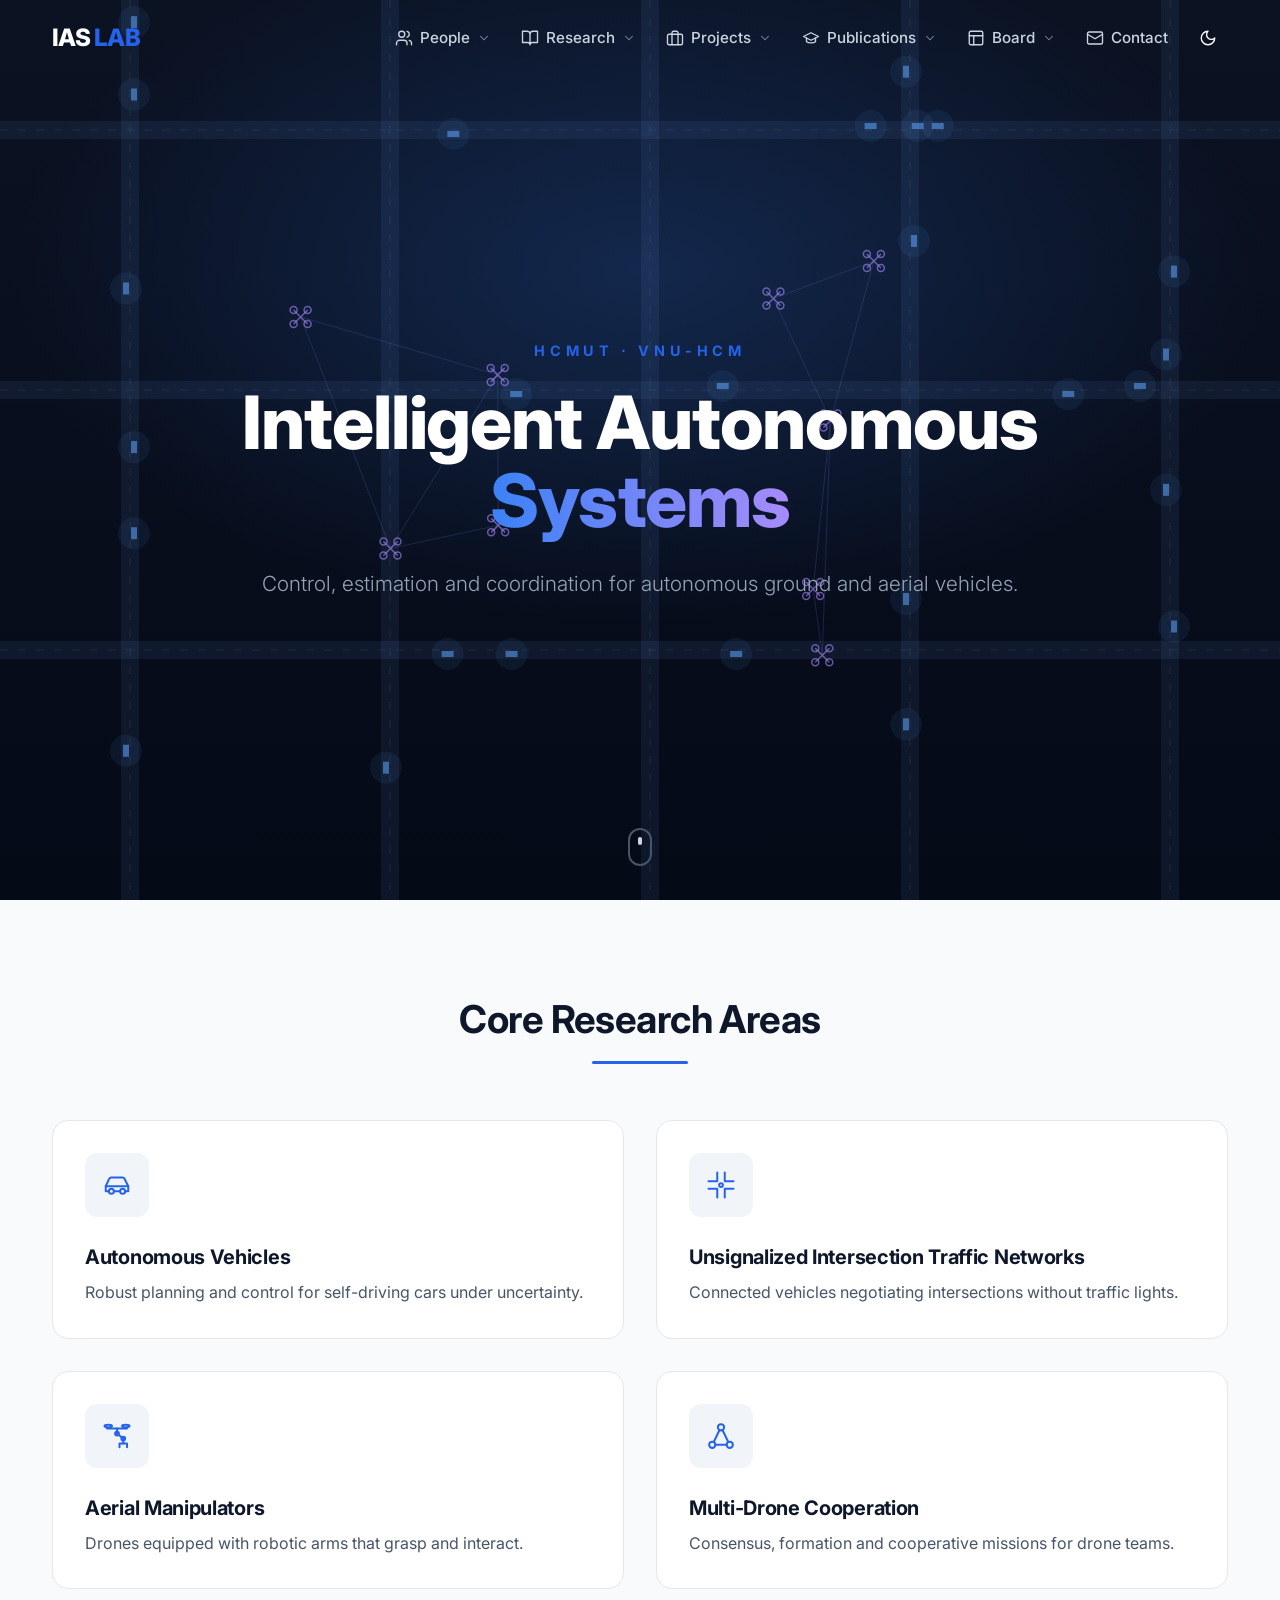
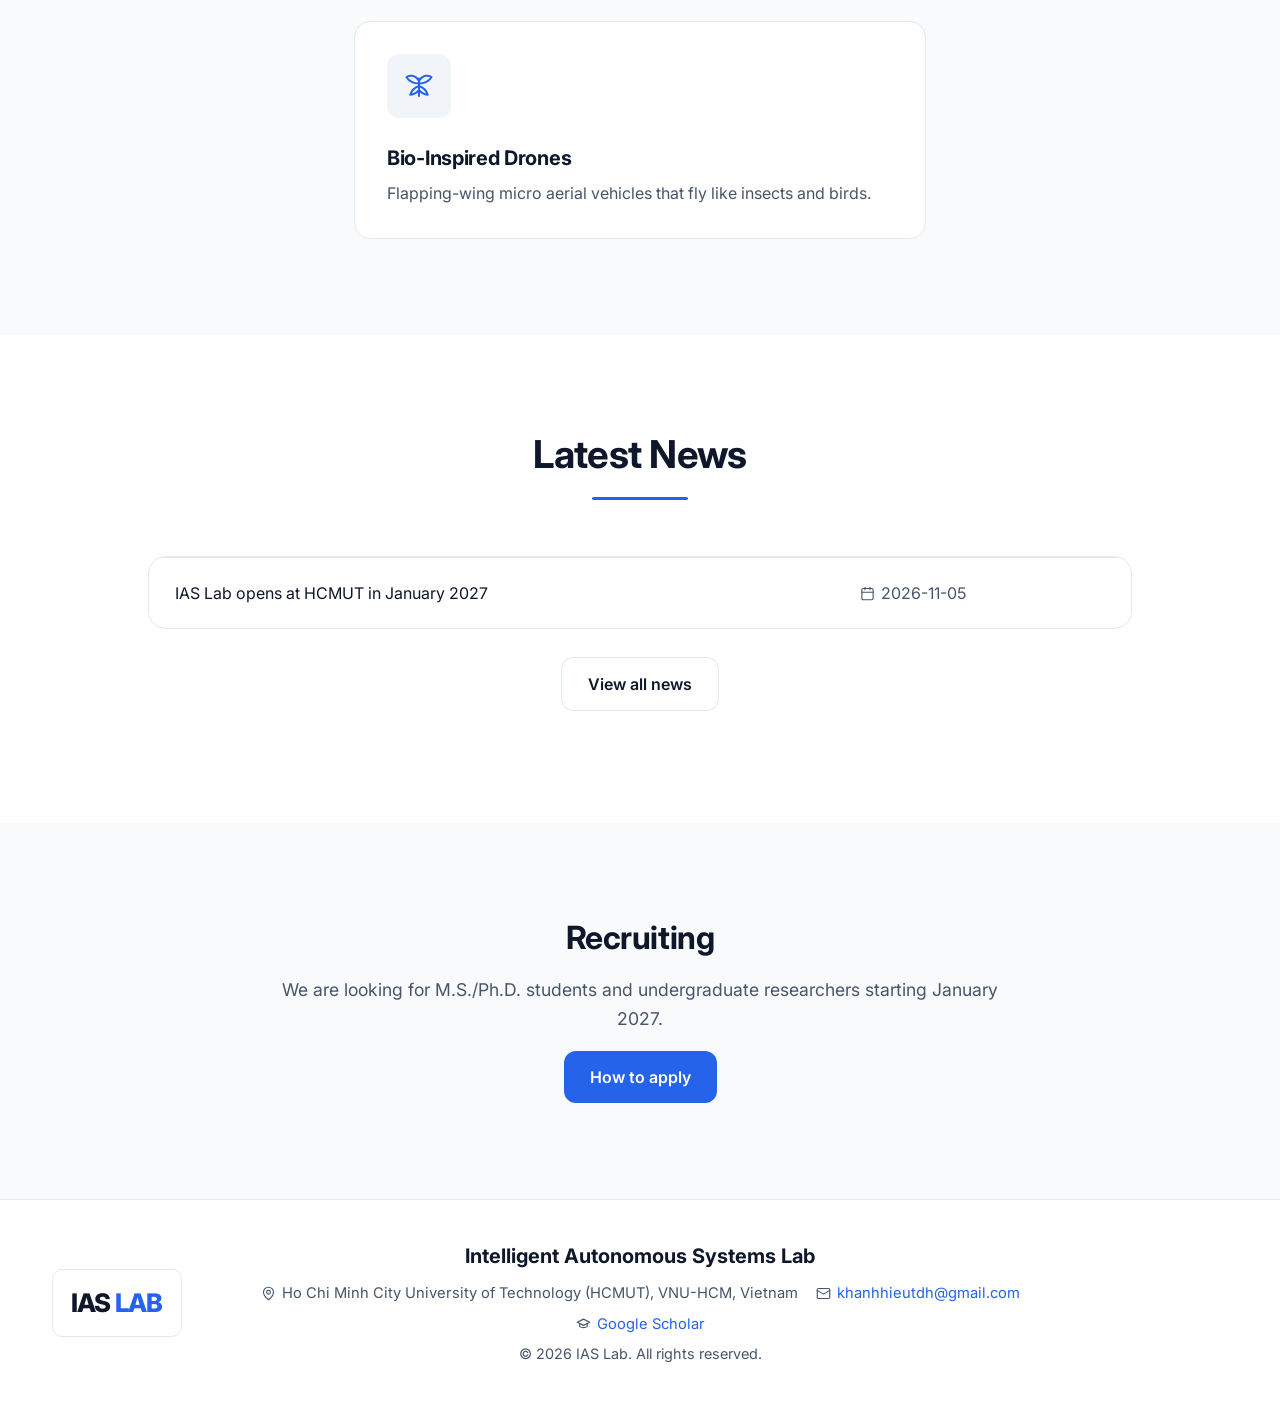
<file: index.html>
<!doctype html><html lang="en"><head><meta charset="utf-8"><meta name="viewport" content="width=device-width,initial-scale=1">
<title>IAS Lab</title><meta name="description" content="Intelligent Autonomous Systems Lab — autonomous vehicles, unsignalized intersections, aerial manipulators, multi-drone cooperation and bio-inspired drones.">
<link rel="preconnect" href="https://fonts.googleapis.com"><link href="https://fonts.googleapis.com/css2?family=Inter:wght@300;400;500;600;700;800&display=swap" rel="stylesheet">
<link rel="icon" href="assets/favicon.svg"><link rel="stylesheet" href="assets/style.css">
<script>try{var t=localStorage.getItem('theme');if(t)document.documentElement.dataset.theme=t}catch(e){}</script>
</head><body data-page="home"><header id="hdr"></header>
<main>
<section class="hero"><canvas id="hero-canvas"></canvas><div class="in">
  <div class="kicker">HCMUT · VNU-HCM</div>
  <h1>Intelligent Autonomous<br><span class="grad">Systems</span></h1>
  <p id="hero-p"></p></div><a class="mouse" href="#research" aria-label="Scroll down"></a></section>

<section class="sec" id="research"><div class="wrap">
  <div class="title fade"><h2>Core Research Areas</h2><div class="bar"></div></div>
  <div class="areas" id="areas"></div></div></section>

<section class="sec tint"><div class="wrap narrow">
  <div class="title fade"><h2>Latest News</h2><div class="bar"></div></div>
  <table class="tbl fade"><tbody id="latest"></tbody></table>
  <p style="text-align:center;margin-top:28px"><a class="btn ghost" href="board.html#news">View all news</a></p></div></section>

<section class="sec"><div class="wrap"><div class="cta fade">
  <h2 style="font-size:2rem">Recruiting</h2>
  <p>We are looking for M.S./Ph.D. students and undergraduate researchers starting January 2027.</p>
  <a class="btn" href="contact.html">How to apply</a></div></div></section>
</main>
<footer id="ftr"></footer><script src="assets/data.js"></script><script src="assets/main.js"></script></body></html>
</file>
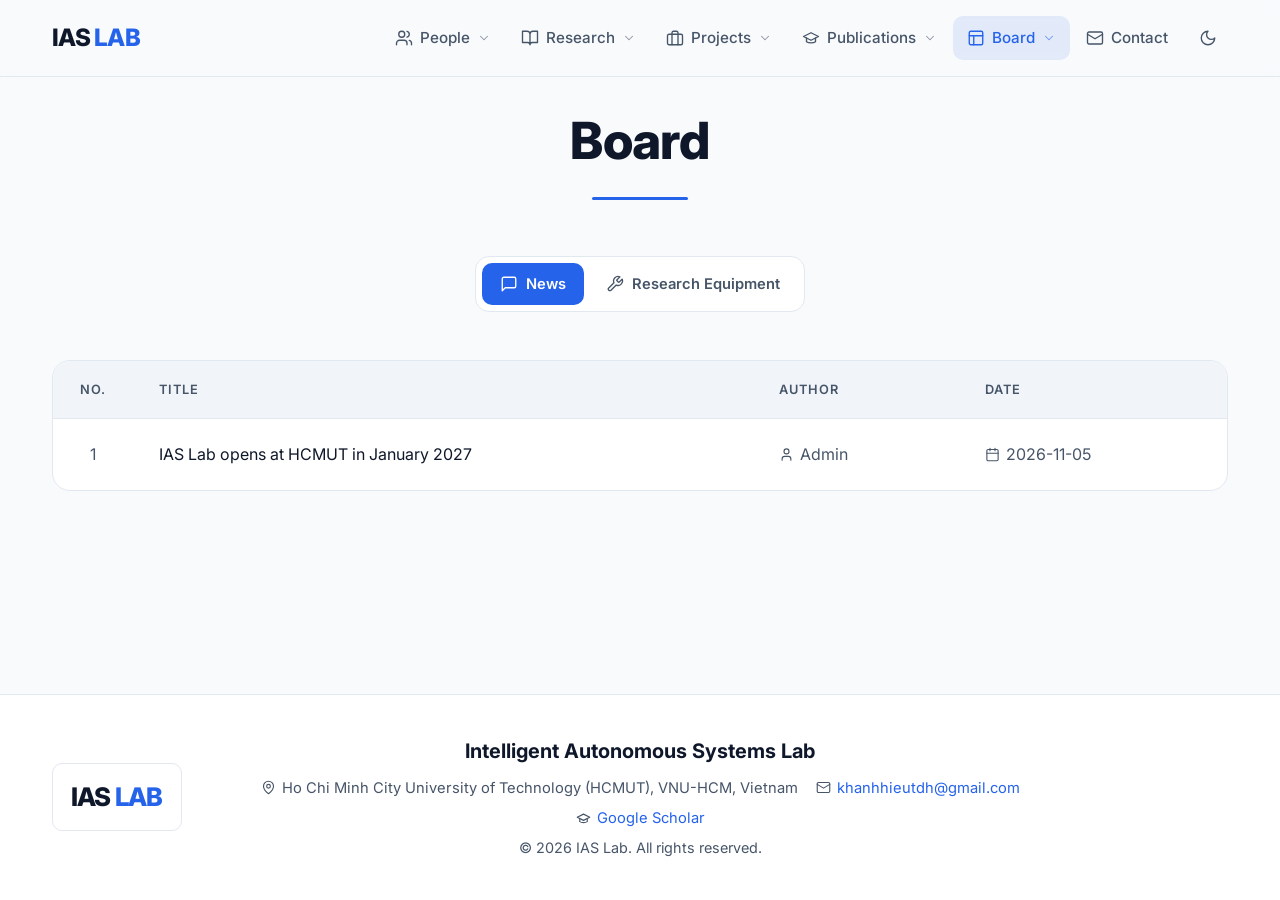
<file: board.html>
<!doctype html><html lang="en"><head><meta charset="utf-8"><meta name="viewport" content="width=device-width,initial-scale=1">
<title>Board · IAS Lab</title><meta name="description" content="News and announcements of the IAS Lab.">
<link rel="preconnect" href="https://fonts.googleapis.com"><link href="https://fonts.googleapis.com/css2?family=Inter:wght@300;400;500;600;700;800&display=swap" rel="stylesheet">
<link rel="icon" href="assets/favicon.svg"><link rel="stylesheet" href="assets/style.css">
<script>try{var t=localStorage.getItem('theme');if(t)document.documentElement.dataset.theme=t}catch(e){}</script>
</head><body data-page="board"><header id="hdr"></header>
<main class="page"><div class="wrap"><div class="title"><h1>Board</h1><div class="bar"></div></div><div class="tabs" id="tabs"></div><div id="content"></div></div></main>
<footer id="ftr"></footer><script src="assets/data.js"></script><script src="assets/main.js"></script></body></html>
</file>
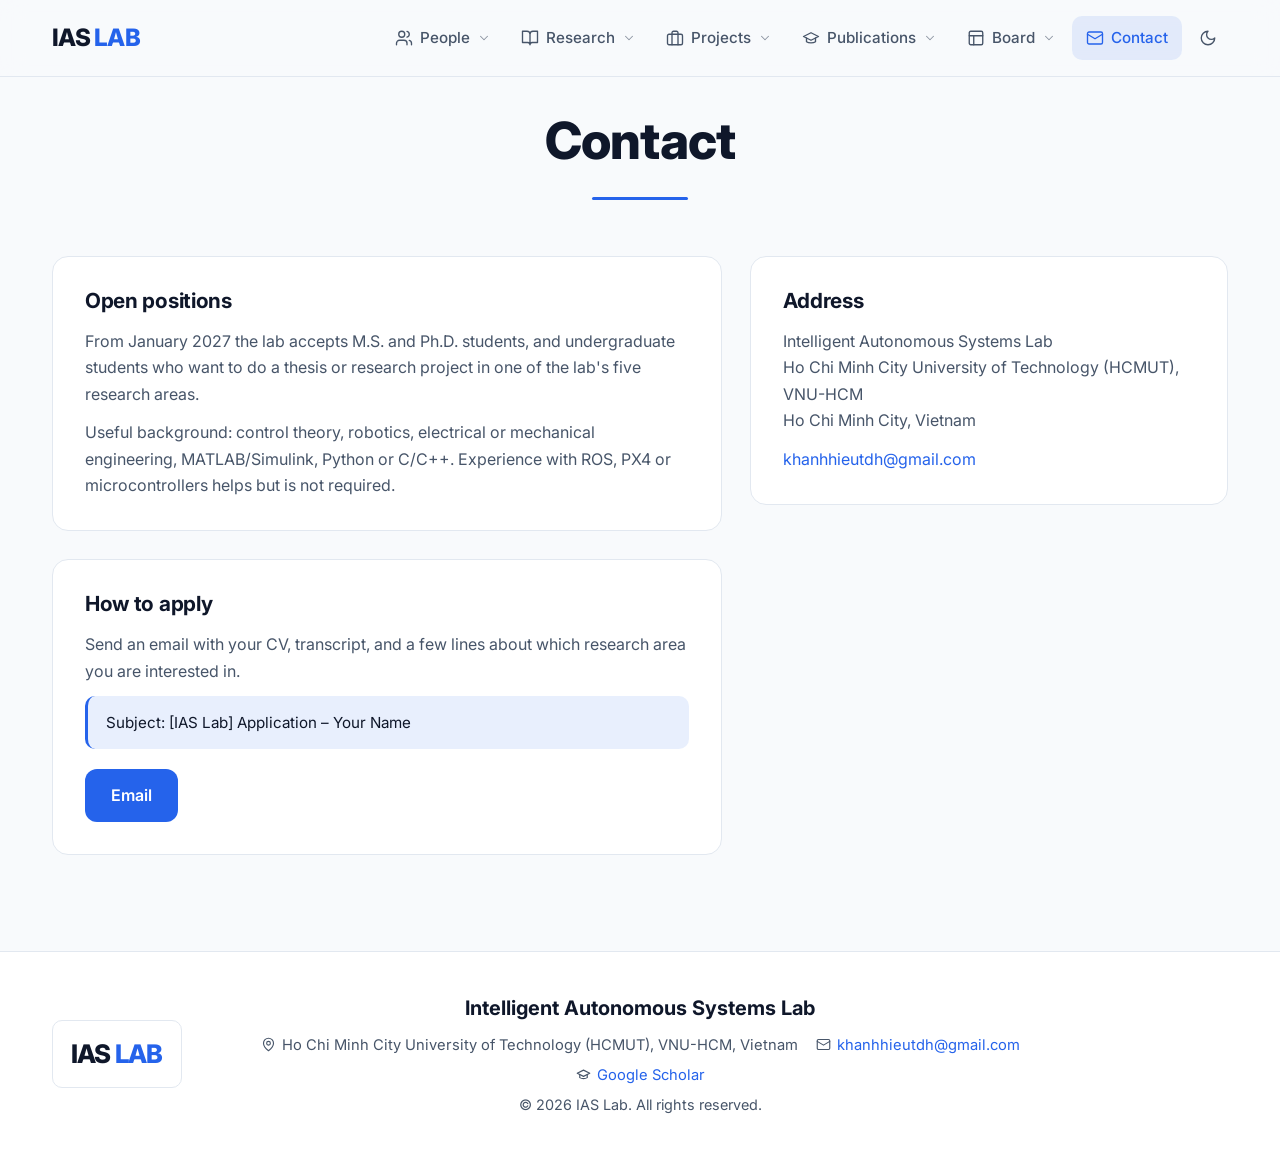
<file: contact.html>
<!doctype html><html lang="en"><head><meta charset="utf-8"><meta name="viewport" content="width=device-width,initial-scale=1">
<title>Contact · IAS Lab</title><meta name="description" content="Join the IAS Lab.">
<link rel="preconnect" href="https://fonts.googleapis.com"><link href="https://fonts.googleapis.com/css2?family=Inter:wght@300;400;500;600;700;800&display=swap" rel="stylesheet">
<link rel="icon" href="assets/favicon.svg"><link rel="stylesheet" href="assets/style.css">
<script>try{var t=localStorage.getItem('theme');if(t)document.documentElement.dataset.theme=t}catch(e){}</script>
</head><body data-page="contact"><header id="hdr"></header>
<main class="page"><div class="wrap">
  <div class="title"><h1>Contact</h1><div class="bar"></div></div>
  <div class="cgrid">
    <div>
      <div class="card"><h3>Open positions</h3>
        <p>From January 2027 the lab accepts M.S. and Ph.D. students, and undergraduate students who want to do a thesis or research project in one of the lab's five research areas.</p>
        <p>Useful background: control theory, robotics, electrical or mechanical engineering, MATLAB/Simulink, Python or C/C++. Experience with ROS, PX4 or microcontrollers helps but is not required.</p></div>
      <div class="card"><h3>How to apply</h3>
        <p>Send an email with your CV, transcript, and a few lines about which research area you are interested in.</p>
        <p class="notebox">Subject: [IAS Lab] Application – Your Name</p>
        <p style="margin-top:20px"><a class="btn" href="mailto:khanhhieutdh@gmail.com?subject=%5BIAS%20Lab%5D%20Application">Email</a></p></div>
    </div>
    <div>
      <div class="card"><h3>Address</h3>
        <p>Intelligent Autonomous Systems Lab<br>Ho Chi Minh City University of Technology (HCMUT), VNU-HCM<br>Ho Chi Minh City, Vietnam</p>
        <p><a href="mailto:khanhhieutdh@gmail.com">khanhhieutdh@gmail.com</a></p></div>
    </div>
  </div>
</div></main>
<footer id="ftr"></footer><script src="assets/data.js"></script><script src="assets/main.js"></script></body></html>
</file>
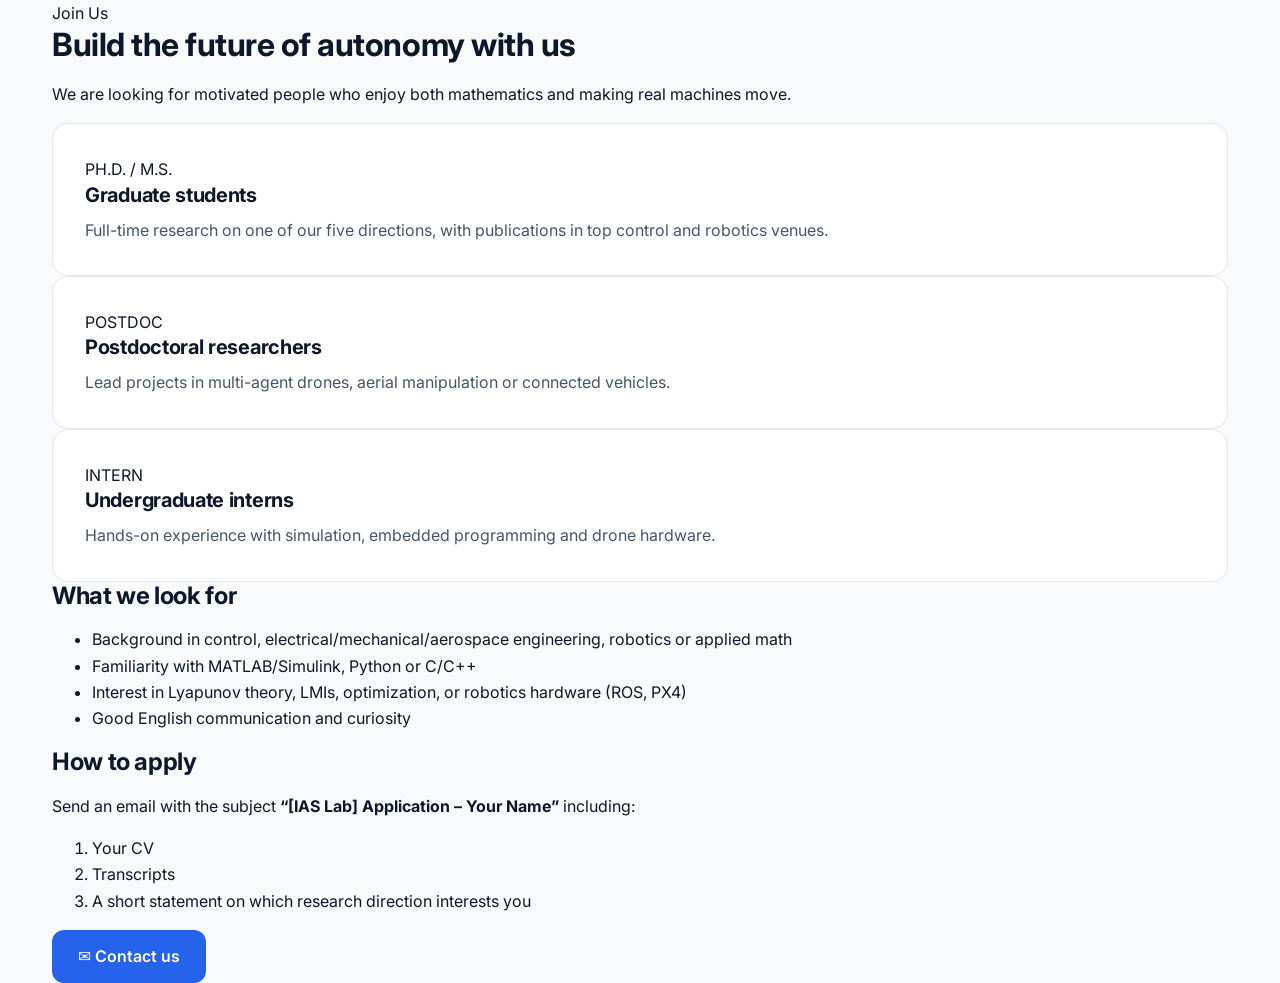
<file: join.html>
<!doctype html><html lang="en"><head><meta charset="utf-8"><meta name="viewport" content="width=device-width,initial-scale=1"><link rel="preconnect" href="https://fonts.googleapis.com"><link href="https://fonts.googleapis.com/css2?family=Inter:wght@400;600;700;800&display=swap" rel="stylesheet"><link rel="stylesheet" href="assets/style.css"><link rel="icon" href="assets/favicon.svg">
<title>Join the Lab</title><meta name="description" content="Open positions at the Intelligent Autonomous Systems Lab.">
</head><body data-page="join"><header id="site-header"></header>
<div class="page-hero"><div class="wrap"><span class="eyebrow">Join Us</span><h1>Build the future of autonomy with us</h1>
<p>We are looking for motivated people who enjoy both mathematics and making real machines move.</p></div></div>
<section><div class="wrap"><div class="grid g3">
  <div class="card reveal"><span class="num">PH.D. / M.S.</span><h3>Graduate students</h3><p class="muted">Full-time research on one of our five directions, with publications in top control and robotics venues.</p></div>
  <div class="card reveal"><span class="num">POSTDOC</span><h3>Postdoctoral researchers</h3><p class="muted">Lead projects in multi-agent drones, aerial manipulation or connected vehicles.</p></div>
  <div class="card reveal"><span class="num">INTERN</span><h3>Undergraduate interns</h3><p class="muted">Hands-on experience with simulation, embedded programming and drone hardware.</p></div>
</div></div></section>
<section class="alt"><div class="wrap grid g2">
  <div class="reveal"><h2>What we look for</h2><ul>
    <li>Background in control, electrical/mechanical/aerospace engineering, robotics or applied math</li>
    <li>Familiarity with MATLAB/Simulink, Python or C/C++</li>
    <li>Interest in Lyapunov theory, LMIs, optimization, or robotics hardware (ROS, PX4)</li>
    <li>Good English communication and curiosity</li></ul></div>
  <div class="reveal"><h2>How to apply</h2><p>Send an email with the subject <b>“[IAS Lab] Application – Your Name”</b> including:</p><ol>
    <li>Your CV</li><li>Transcripts</li><li>A short statement on which research direction interests you</li></ol>
    <a class="btn btn-primary" href="mailto:khanhhieutdh@gmail.com?subject=%5BIAS%20Lab%5D%20Application">✉ Contact us</a></div>
</div></section>
<footer id="site-footer"></footer><script src="assets/main.js"></script></body></html>
</file>
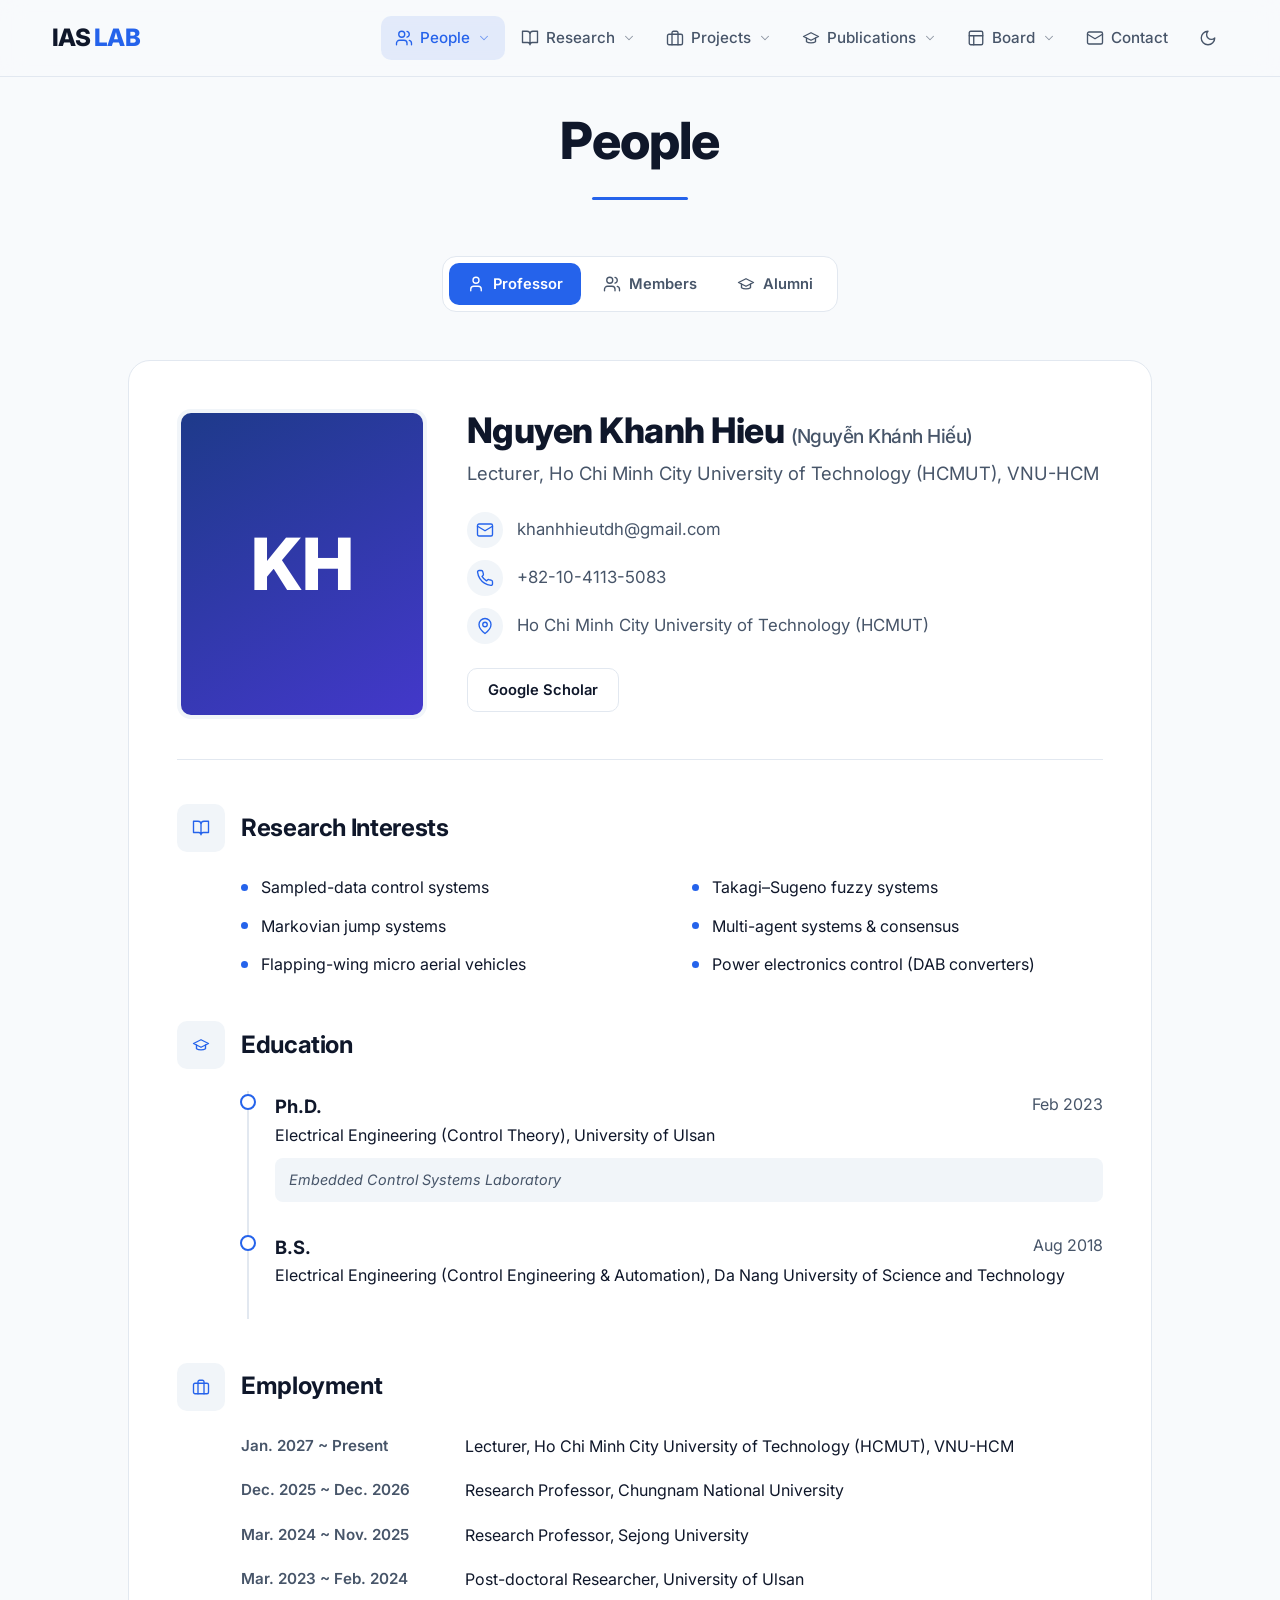
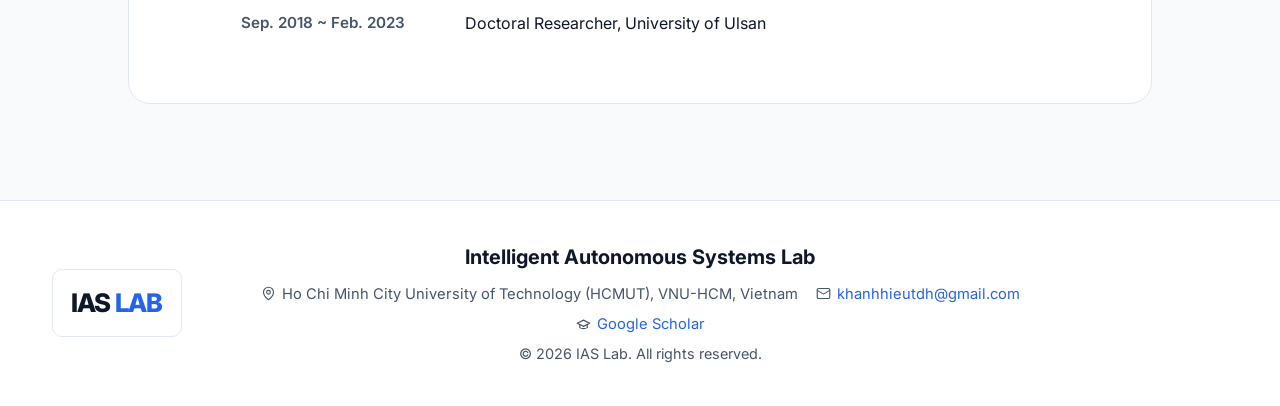
<file: people.html>
<!doctype html><html lang="en"><head><meta charset="utf-8"><meta name="viewport" content="width=device-width,initial-scale=1">
<title>People · IAS Lab</title><meta name="description" content="Professor and members of the IAS Lab.">
<link rel="preconnect" href="https://fonts.googleapis.com"><link href="https://fonts.googleapis.com/css2?family=Inter:wght@300;400;500;600;700;800&display=swap" rel="stylesheet">
<link rel="icon" href="assets/favicon.svg"><link rel="stylesheet" href="assets/style.css">
<script>try{var t=localStorage.getItem('theme');if(t)document.documentElement.dataset.theme=t}catch(e){}</script>
</head><body data-page="people"><header id="hdr"></header>
<main class="page"><div class="wrap"><div class="title"><h1>People</h1><div class="bar"></div></div><div class="tabs" id="tabs"></div><div id="content" style="max-width:1024px;margin:0 auto"></div></div></main>
<footer id="ftr"></footer><script src="assets/data.js"></script><script src="assets/main.js"></script></body></html>
</file>
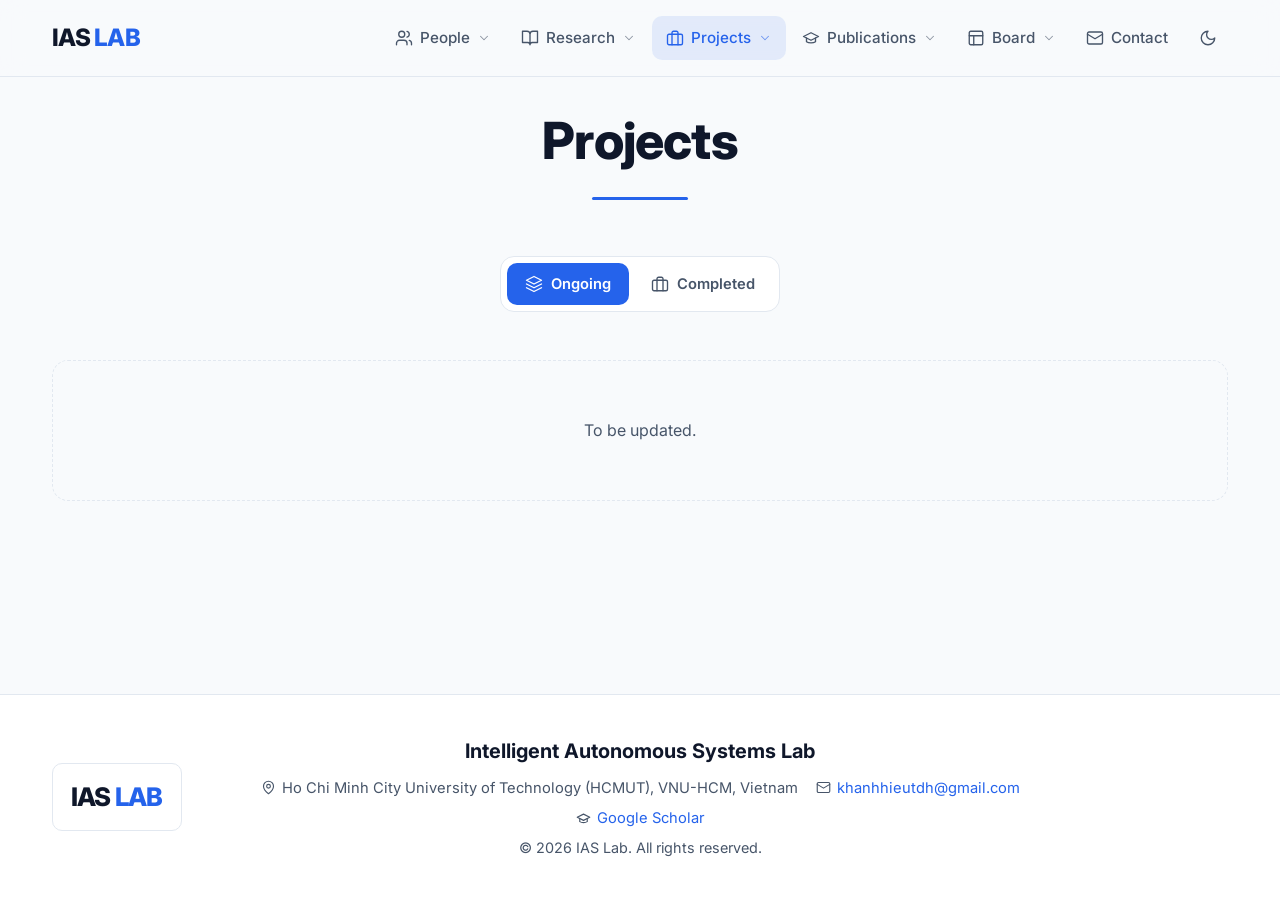
<file: projects.html>
<!doctype html><html lang="en"><head><meta charset="utf-8"><meta name="viewport" content="width=device-width,initial-scale=1">
<title>Projects · IAS Lab</title><meta name="description" content="Research projects of the IAS Lab.">
<link rel="preconnect" href="https://fonts.googleapis.com"><link href="https://fonts.googleapis.com/css2?family=Inter:wght@300;400;500;600;700;800&display=swap" rel="stylesheet">
<link rel="icon" href="assets/favicon.svg"><link rel="stylesheet" href="assets/style.css">
<script>try{var t=localStorage.getItem('theme');if(t)document.documentElement.dataset.theme=t}catch(e){}</script>
</head><body data-page="projects"><header id="hdr"></header>
<main class="page"><div class="wrap"><div class="title"><h1>Projects</h1><div class="bar"></div></div><div class="tabs" id="tabs"></div><div id="content"></div></div></main>
<footer id="ftr"></footer><script src="assets/data.js"></script><script src="assets/main.js"></script></body></html>
</file>
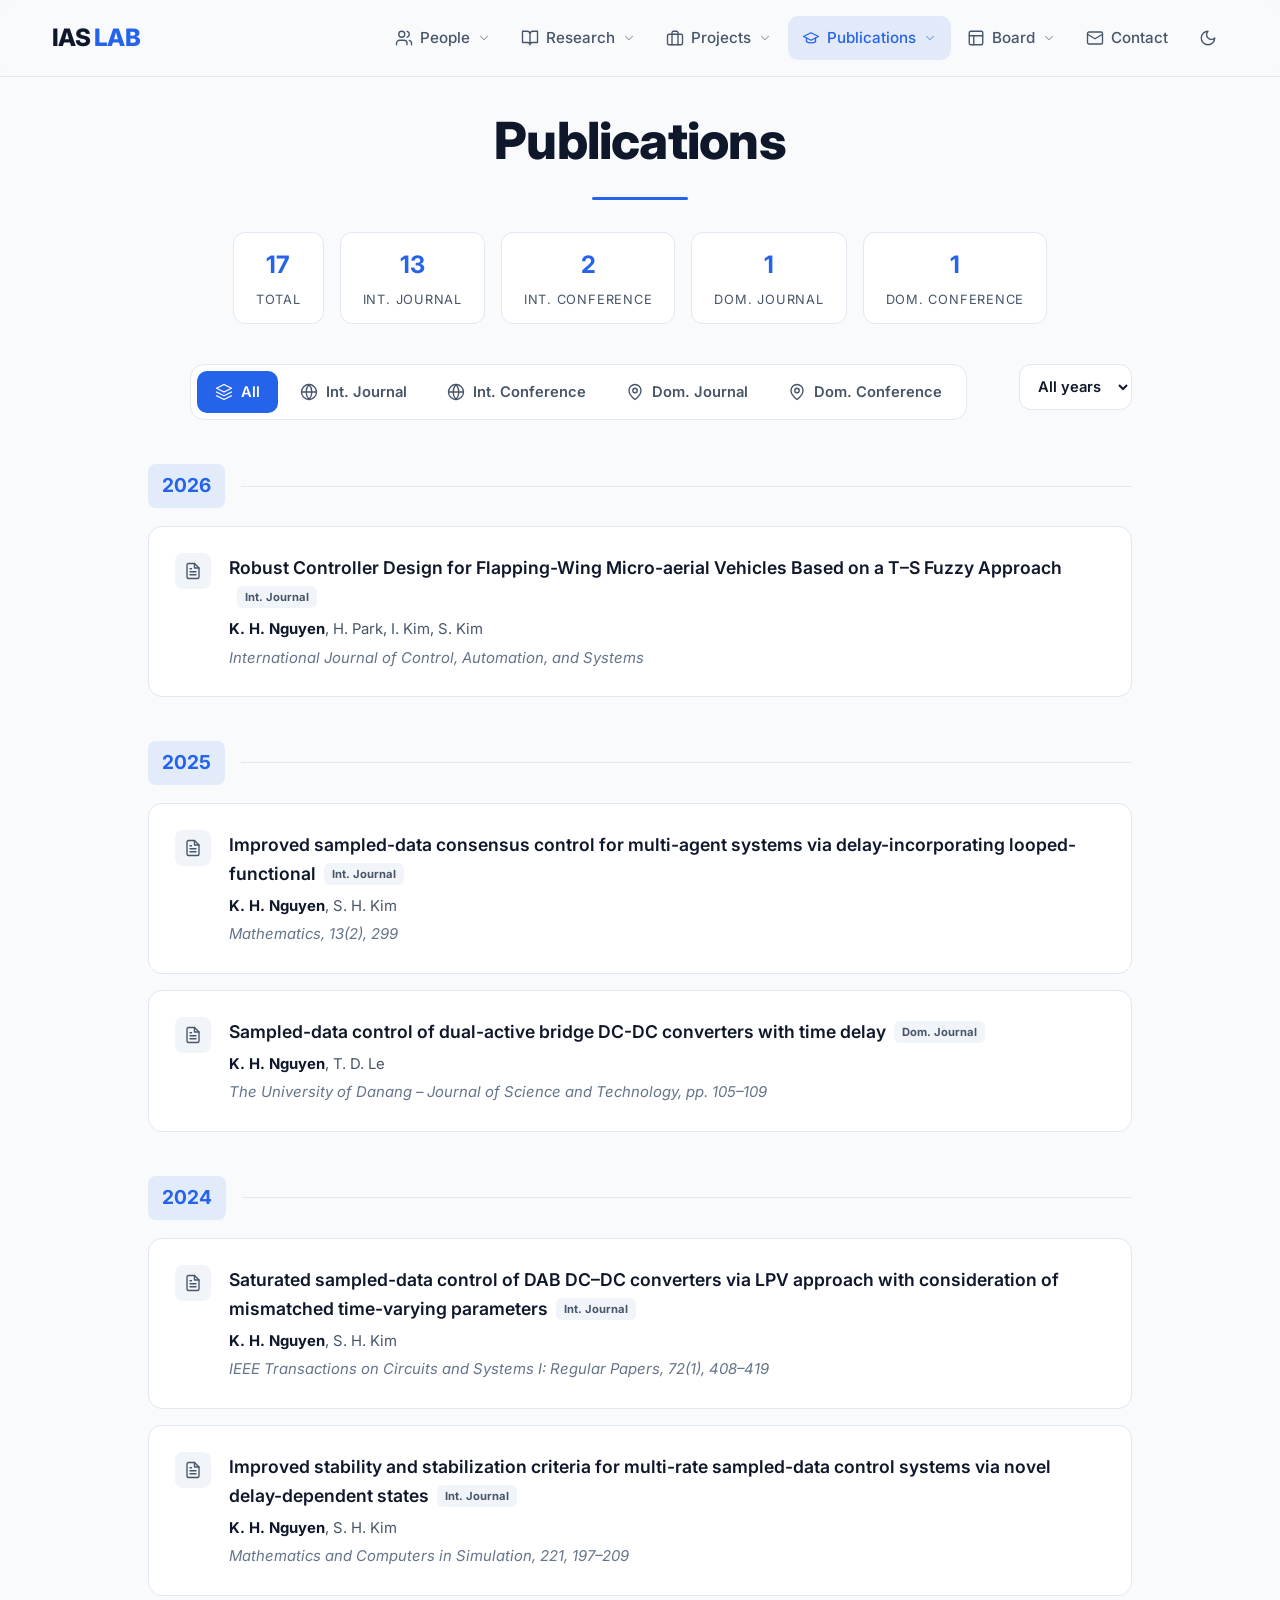
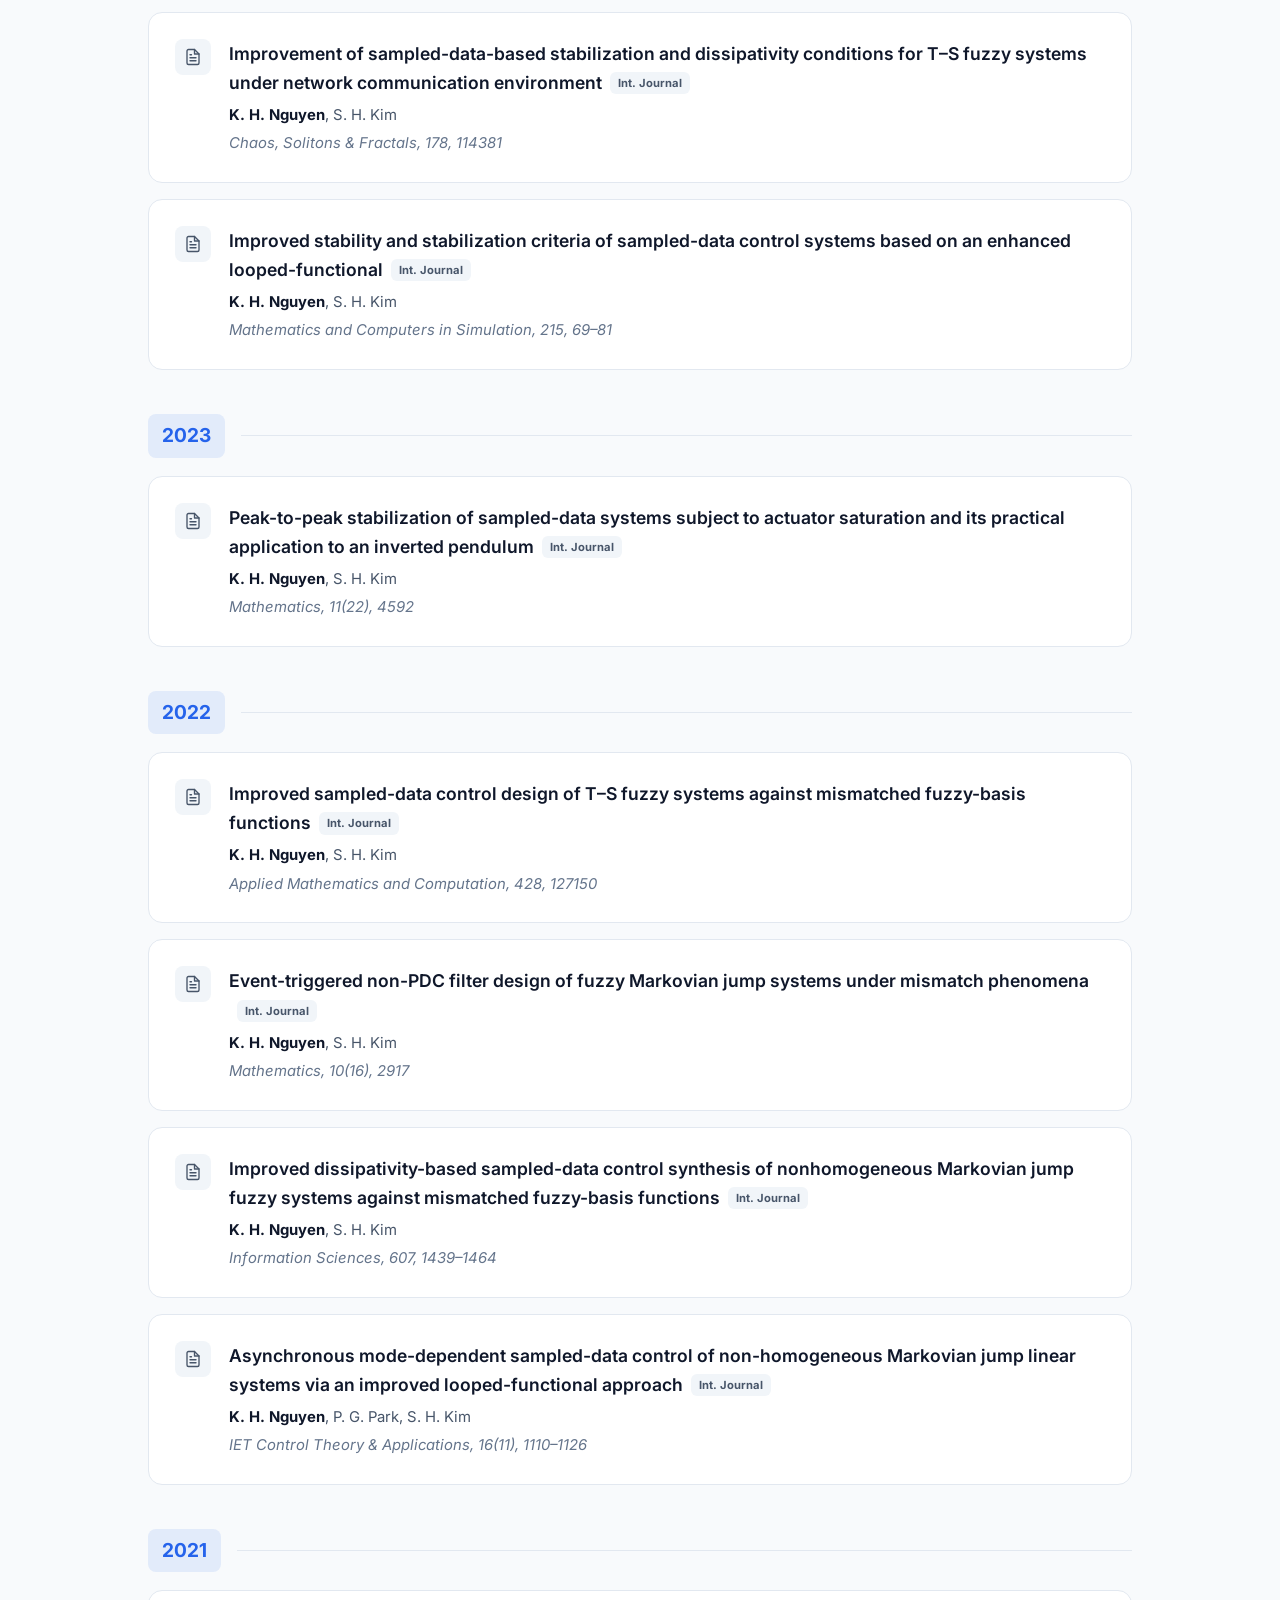
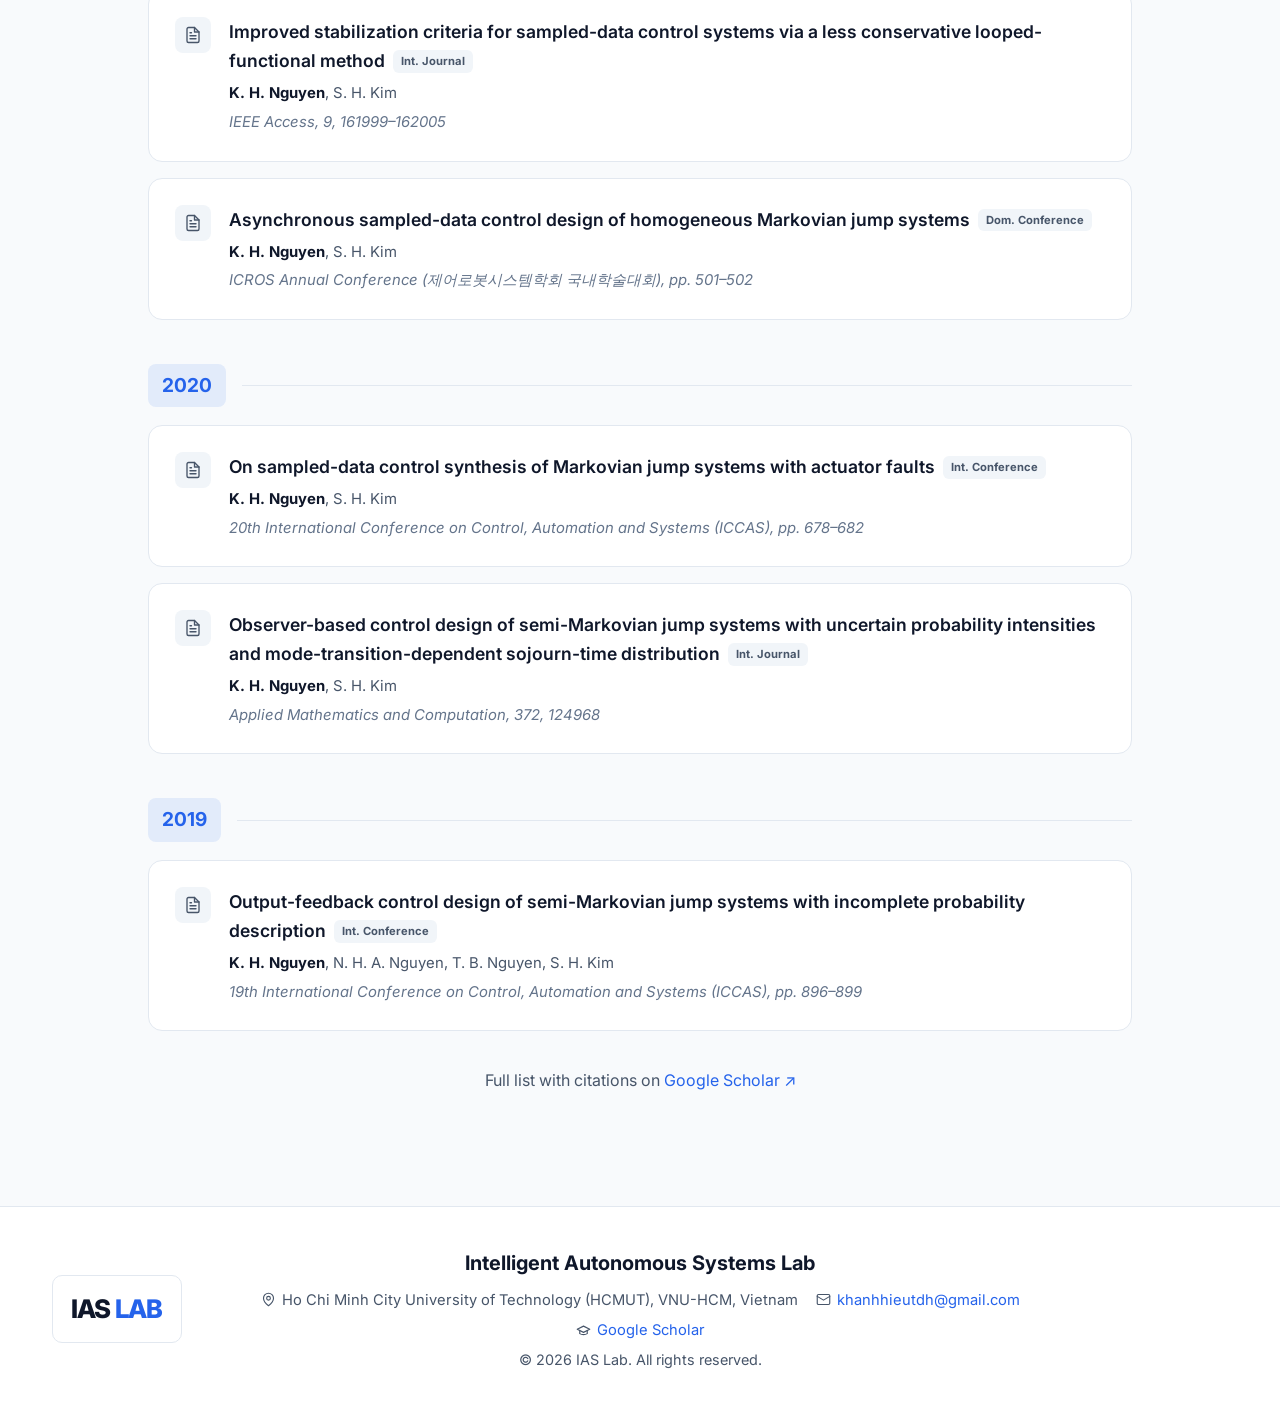
<file: publications.html>
<!doctype html><html lang="en"><head><meta charset="utf-8"><meta name="viewport" content="width=device-width,initial-scale=1">
<title>Publications · IAS Lab</title><meta name="description" content="Publications of the IAS Lab.">
<link rel="preconnect" href="https://fonts.googleapis.com"><link href="https://fonts.googleapis.com/css2?family=Inter:wght@300;400;500;600;700;800&display=swap" rel="stylesheet">
<link rel="icon" href="assets/favicon.svg"><link rel="stylesheet" href="assets/style.css">
<script>try{var t=localStorage.getItem('theme');if(t)document.documentElement.dataset.theme=t}catch(e){}</script>
</head><body data-page="publications"><header id="hdr"></header>
<main class="page"><div class="wrap narrow">
  <div class="title"><h1>Publications</h1><div class="bar"></div></div>
  <div class="stats" id="stats"></div>
  <div class="tabrow"><div class="tabs" id="tabs"></div><select class="select" id="year" aria-label="Year filter"></select></div>
  <div id="content"></div>
  <p style="text-align:center;margin-top:36px;color:var(--muted)">Full list with citations on <a href="https://scholar.google.com/citations?user=rVbKC80AAAAJ&hl=en" target="_blank" rel="noopener">Google Scholar ↗</a></p>
</div></main>
<footer id="ftr"></footer><script src="assets/data.js"></script><script src="assets/main.js"></script></body></html>
</file>
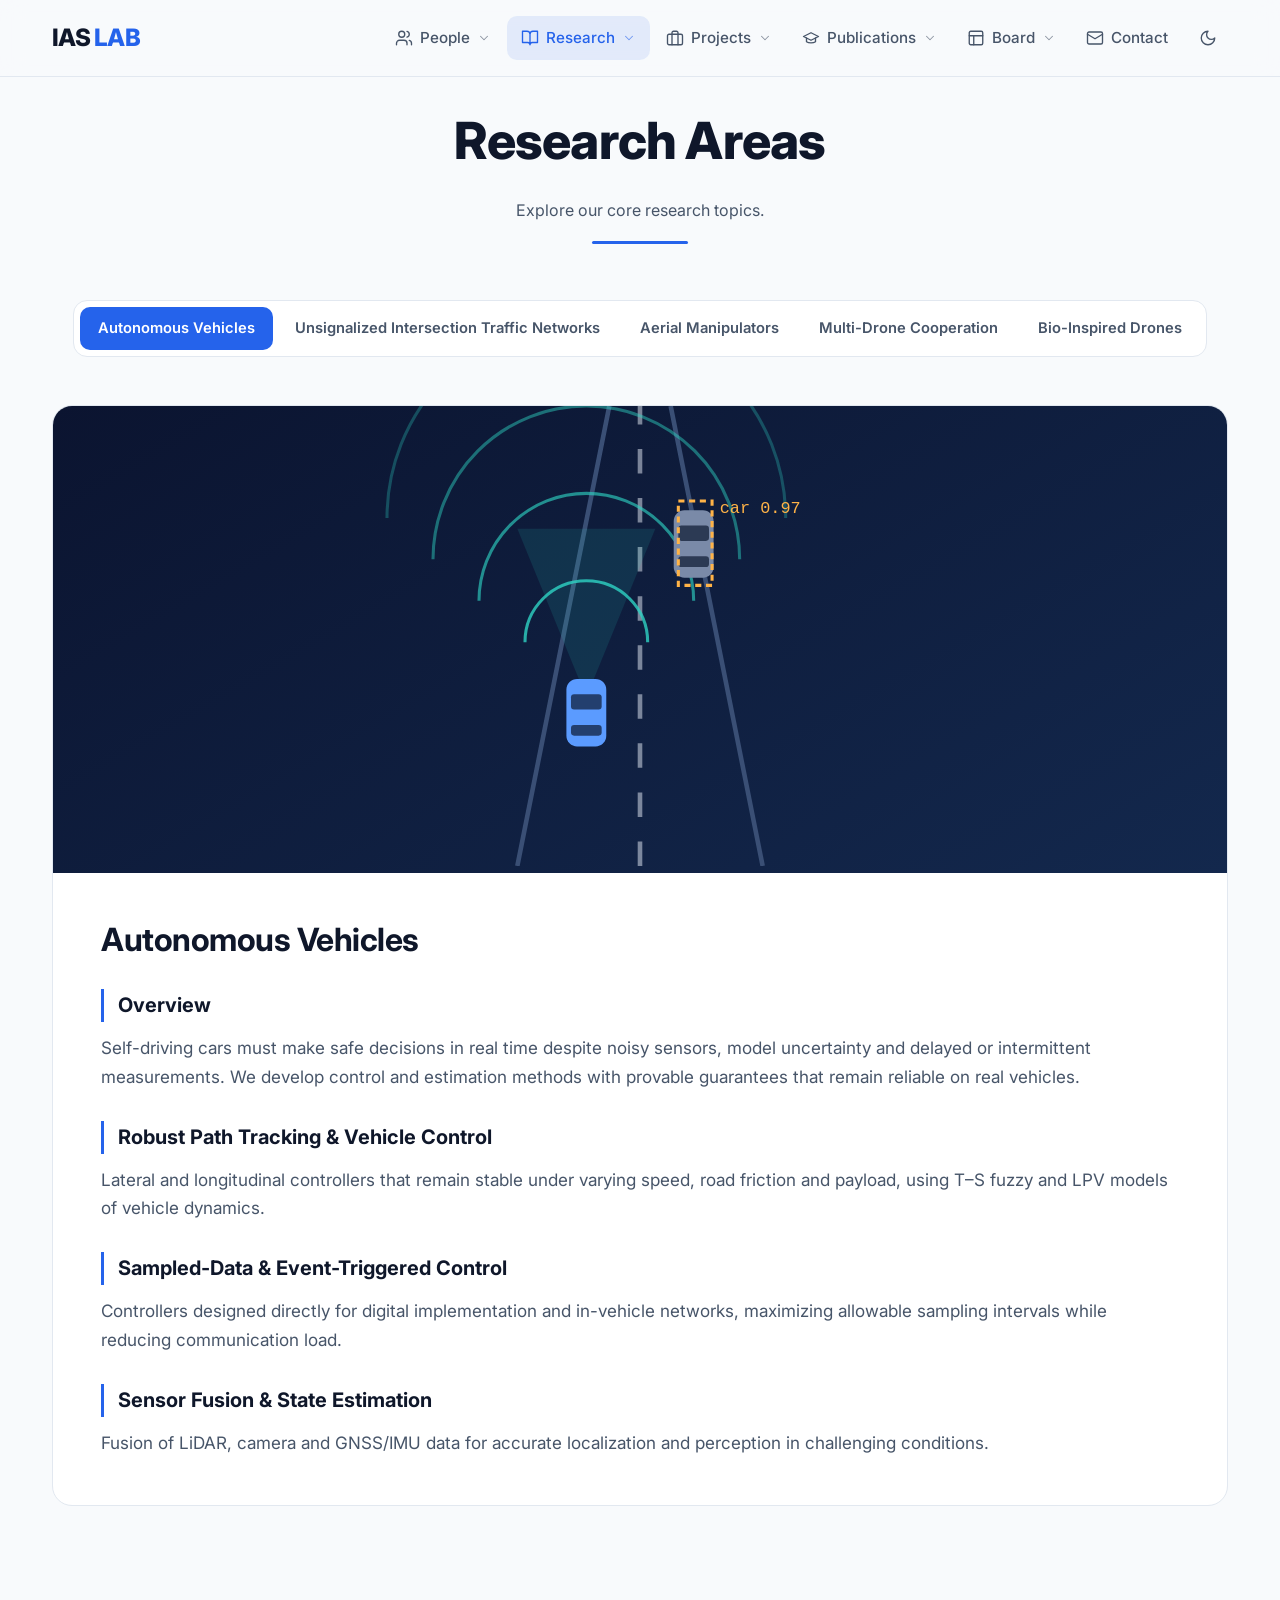
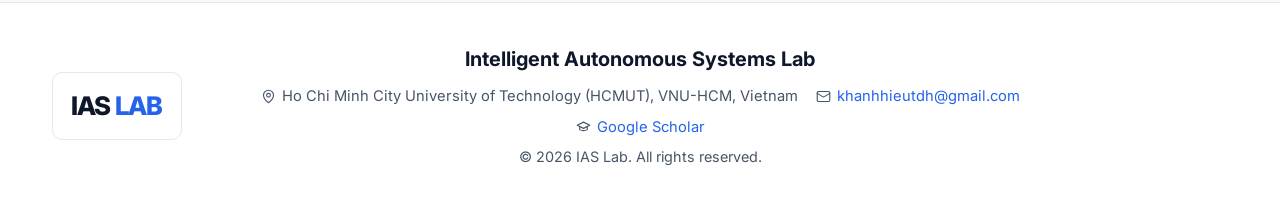
<file: research.html>
<!doctype html><html lang="en"><head><meta charset="utf-8"><meta name="viewport" content="width=device-width,initial-scale=1">
<title>Research Areas · IAS Lab</title><meta name="description" content="Explore our core research topics.">
<link rel="preconnect" href="https://fonts.googleapis.com"><link href="https://fonts.googleapis.com/css2?family=Inter:wght@300;400;500;600;700;800&display=swap" rel="stylesheet">
<link rel="icon" href="assets/favicon.svg"><link rel="stylesheet" href="assets/style.css">
<script>try{var t=localStorage.getItem('theme');if(t)document.documentElement.dataset.theme=t}catch(e){}</script>
</head><body data-page="research"><header id="hdr"></header>
<main class="page"><div class="wrap"><div class="title"><h1>Research Areas</h1><p>Explore our core research topics.</p><div class="bar"></div></div><div class="tabs" id="tabs"></div><div id="content"></div></div></main>
<footer id="ftr"></footer><script src="assets/data.js"></script><script src="assets/main.js"></script></body></html>
</file>
<file: assets/style.css>
:root{
  --bg:#f8fafc; --bg2:#ffffff; --card:#ffffff; --card2:#f1f5f9; --line:#e2e8f0; --ink:#0f172a; --muted:#475569; --dim:#64748b;
  --blue:#2563eb; --hero:#0b1222; --blue-soft:rgba(37,99,235,.10); --violet:#6366f1; --shadow:0 10px 30px rgba(15,23,42,.08);
}
:root[data-theme="dark"]{
  --bg:#030712; --bg2:#0b1324; --card:#111a2e; --card2:#18233a; --line:#1f2a40; --ink:#f1f5f9; --muted:#94a3b8; --dim:#64748b;
  --blue:#3b82f6; --blue-soft:rgba(59,130,246,.14); --violet:#818cf8; --hero:#0b1222;
  --shadow:0 10px 30px rgba(0,0,0,.35);
}

*{box-sizing:border-box}
html{scroll-behavior:smooth}
body{margin:0;background:var(--bg);color:var(--ink);font:16px/1.65 "Inter",system-ui,-apple-system,"Segoe UI",sans-serif;-webkit-font-smoothing:antialiased;min-height:100vh;display:flex;flex-direction:column}
main{flex:1}
a{color:var(--blue);text-decoration:none}
svg.i{width:18px;height:18px;flex:none;stroke:currentColor;fill:none;stroke-width:1.8;stroke-linecap:round;stroke-linejoin:round}
.wrap{max-width:1216px;margin:0 auto;padding:0 20px}
.narrow{max-width:1024px}
h1,h2,h3{line-height:1.2;margin:0 0 .5em;letter-spacing:-.015em}

/* ---------- header ---------- */
.hdr{position:fixed;top:0;left:0;right:0;z-index:100;transition:background .25s,border-color .25s;border-bottom:1px solid transparent}
.hdr.solid,.hdr.always{background:color-mix(in srgb,var(--bg) 85%,transparent);backdrop-filter:blur(12px);border-color:var(--line)}
.hdr .wrap{display:flex;align-items:center;justify-content:space-between;height:76px}
.brand{font-weight:800;font-size:1.5rem;letter-spacing:-.03em;color:var(--ink)}
.brand span{color:var(--blue)}
.menu{display:flex;align-items:center;gap:2px;list-style:none;margin:0;padding:0}
.menu>li{position:relative}
.menu>li>a{display:flex;align-items:center;gap:7px;padding:9px 14px;border-radius:10px;color:var(--muted);font-weight:500;font-size:.95rem}
.hdr:not(.solid):not(.always) .menu>li>a{color:#cbd5e1}
.menu>li>a:hover,.menu>li>a.on{color:var(--blue);background:var(--blue-soft)}
.menu .chev{width:14px;height:14px;opacity:.6}
.dd{position:absolute;top:100%;left:0;min-width:230px;padding:8px;margin-top:6px;background:var(--card);border:1px solid var(--line);border-radius:12px;box-shadow:var(--shadow);list-style:none;opacity:0;visibility:hidden;transform:translateY(-6px);transition:.18s}
.menu>li:hover .dd,.menu>li:focus-within .dd{opacity:1;visibility:visible;transform:none}
.dd a{display:block;padding:9px 12px;border-radius:8px;color:var(--muted);font-size:.9rem;white-space:nowrap}
.dd a:hover{background:var(--blue-soft);color:var(--blue)}
.ibtn{background:none;border:0;color:var(--muted);width:40px;height:40px;border-radius:10px;cursor:pointer;display:grid;place-items:center}
.ibtn:hover{color:var(--blue);background:var(--blue-soft)}
.burger{display:none}
@media (max-width:1060px){
  .burger{display:grid}
  .menu{position:fixed;top:76px;left:0;right:0;bottom:0;background:var(--bg);flex-direction:column;align-items:stretch;padding:12px 20px;overflow:auto;display:none}
  .menu.open{display:flex}
  .menu>li>a,.hdr:not(.solid):not(.always) .menu>li>a{color:var(--ink);font-size:1.05rem;padding:12px}
  .dd{position:static;opacity:1;visibility:visible;transform:none;box-shadow:none;border:0;background:none;padding:0 0 6px 26px;margin:0}
  .menu .chev{display:none}
}

/* ---------- hero ---------- */
.hero{position:relative;min-height:100vh;display:grid;place-items:center;text-align:center;overflow:hidden;background:radial-gradient(900px 500px at 50% 30%,#13284d 0%,transparent 70%),linear-gradient(180deg,#0b1222,#050a17)}
.hero canvas{position:absolute;inset:0;width:100%;height:100%}
.hero .in{position:relative;z-index:2;padding:120px 20px 80px;max-width:900px}
.kicker{color:var(--blue);font-weight:700;letter-spacing:.32em;font-size:.9rem;margin-bottom:22px}
.hero h1{font-size:clamp(2.4rem,7vw,4.6rem);font-weight:800;color:#fff;line-height:1.05;margin-bottom:28px}
.grad{background:linear-gradient(90deg,#3b82f6,#a78bfa);-webkit-background-clip:text;background-clip:text;color:transparent}
.hero p{color:#94a3b8;font-size:clamp(1.05rem,2vw,1.3rem);font-weight:300;max-width:780px;margin:0 auto}
.mouse{position:absolute;bottom:34px;left:50%;width:24px;height:38px;margin-left:-12px;border:2px solid #475569;border-radius:14px;z-index:2}
.mouse::after{content:"";position:absolute;left:50%;top:7px;width:4px;height:8px;margin-left:-2px;border-radius:2px;background:#cbd5e1;animation:wheel 1.6s infinite}
@keyframes wheel{0%{opacity:1;transform:none}100%{opacity:0;transform:translateY(10px)}}

/* ---------- sections ---------- */
.sec{padding:96px 0}
.sec.tint{background:var(--bg2)}
.title{text-align:center;margin-bottom:56px}
.title h2{font-size:clamp(1.8rem,3.4vw,2.4rem);font-weight:700}
.title h1{font-size:clamp(2.2rem,5vw,3.2rem);font-weight:800}
.title p{color:var(--muted);margin:0}
.bar{width:96px;height:3px;border-radius:2px;background:var(--blue);margin:18px auto 0}
.page{padding-top:110px;padding-bottom:96px}

.areas{display:grid;grid-template-columns:repeat(2,1fr);gap:32px}
.areas .card:last-child:nth-child(odd){grid-column:1/-1;max-width:calc(50% - 16px);justify-self:center;width:100%}
@media (max-width:820px){.areas{grid-template-columns:1fr}.areas .card:last-child:nth-child(odd){max-width:none}}
.card{background:var(--card);border:1px solid var(--line);border-radius:16px;padding:32px;transition:.2s;color:inherit;display:block}
a.card:hover{border-color:color-mix(in srgb,var(--blue) 50%,var(--line));transform:translateY(-3px)}
.ico{width:64px;height:64px;border-radius:12px;background:var(--card2);display:grid;place-items:center;color:var(--blue);margin-bottom:28px}
.ico svg.i{width:30px;height:30px;stroke-width:1.6}
.card h3{font-size:1.25rem;font-weight:700}
.card p{color:var(--muted);margin:0}

.cta{text-align:center;max-width:760px;margin:0 auto}
.cta p{color:var(--muted);font-size:1.1rem}
.btn{display:inline-flex;align-items:center;gap:8px;padding:13px 26px;border-radius:12px;background:var(--blue);color:#fff;font-weight:600;border:0;cursor:pointer}
.btn:hover{filter:brightness(1.1)}
.btn.ghost{background:transparent;border:1px solid var(--line);color:var(--ink)}

/* ---------- tabs ---------- */
.tabs{display:flex;flex-wrap:wrap;justify-content:center;gap:4px;padding:6px;margin:0 auto 48px;width:fit-content;max-width:100%;background:var(--card);border:1px solid var(--line);border-radius:14px}
.tabs button,.tabs a{font:inherit;display:inline-flex;align-items:center;gap:8px;padding:9px 18px;border:0;border-radius:10px;background:none;color:var(--muted);font-weight:600;font-size:.92rem;cursor:pointer}
.tabs button:hover{color:var(--ink)}
.tabs .on{background:var(--blue);color:#fff}
.tabrow{display:flex;justify-content:center;gap:10px;flex-wrap:wrap;align-items:flex-start}
.tabrow .tabs{margin-bottom:0}
.select{font:inherit;font-weight:600;font-size:.92rem;color:var(--ink);background:var(--card);border:1px solid var(--line);border-radius:12px;padding:12px 14px;height:fit-content}

/* ---------- professor ---------- */
.prof{background:var(--card);border:1px solid var(--line);border-radius:22px;padding:48px}
@media (max-width:700px){.prof{padding:24px}}
.prof-top{display:flex;gap:40px;flex-wrap:wrap;padding-bottom:40px;border-bottom:1px solid var(--line)}
.photo{width:250px;height:310px;border-radius:14px;border:4px solid var(--card2);overflow:hidden;background:linear-gradient(150deg,#1e3a8a,#4338ca);display:grid;place-items:center;color:#fff;font-size:4.5rem;font-weight:800;flex:none}
.photo img{width:100%;height:100%;object-fit:cover}
.prof h2{font-size:2.2rem;font-weight:800;margin-bottom:6px}
.prof h2 small{font-size:1.2rem;color:var(--muted);font-weight:500}
.role{color:var(--muted);font-size:1.15rem;margin-bottom:24px}
.contact-line{display:flex;align-items:center;gap:14px;color:var(--muted);margin-bottom:12px;font-size:1.05rem}
.contact-line .c{width:36px;height:36px;border-radius:50%;background:var(--card2);display:grid;place-items:center;color:var(--blue)}
.pills{display:flex;gap:12px;flex-wrap:wrap;margin-top:24px}
.pill{border:1px solid var(--line);border-radius:10px;padding:9px 20px;color:var(--ink);font-weight:600;font-size:.92rem}
.pill:hover{border-color:var(--blue);color:var(--blue)}
.blk{margin-top:44px}
.blk-h{display:flex;align-items:center;gap:16px;margin-bottom:22px}
.blk-h .c{width:48px;height:48px;border-radius:10px;background:var(--card2);display:grid;place-items:center;color:var(--blue)}
.blk-h h3{margin:0;font-size:1.5rem}
.dots{display:grid;grid-template-columns:1fr 1fr;gap:12px 40px;list-style:none;padding:0 0 0 64px;margin:0}
.dots li{position:relative;padding-left:20px}
.dots li::before{content:"";position:absolute;left:0;top:.6em;width:7px;height:7px;border-radius:50%;background:var(--blue)}
@media (max-width:700px){.dots{grid-template-columns:1fr;padding-left:0}}
.edu{padding-left:64px}
.edu-it{position:relative;padding:0 0 30px 26px;border-left:2px solid var(--line);margin-left:6px}
.edu-it::before{content:"";position:absolute;left:-9px;top:3px;width:12px;height:12px;border-radius:50%;border:2px solid var(--blue);background:var(--card)}
.edu-it .h{display:flex;justify-content:space-between;gap:10px}
.edu-it b{font-size:1.15rem}
.edu-it .yr{color:var(--muted)}
.note{margin-top:10px;padding:10px 14px;background:var(--card2);border-radius:8px;font-size:.9rem;font-style:italic;color:var(--muted)}
.emp{padding-left:64px}
.emp div{display:grid;grid-template-columns:200px 1fr;gap:24px;margin-bottom:18px}
.emp .d{color:var(--muted);font-weight:600;font-size:.95rem}
@media (max-width:700px){.edu,.emp{padding-left:0}.emp div{grid-template-columns:1fr;gap:2px}}

.members{display:grid;grid-template-columns:repeat(auto-fill,minmax(240px,1fr));gap:24px}
.member{text-align:center}
.member .av{width:120px;height:120px;border-radius:50%;margin:0 auto 18px;background:var(--card2);display:grid;place-items:center;color:var(--blue);font-size:2.2rem;font-weight:800;overflow:hidden}
.member .av img{width:100%;height:100%;object-fit:cover}
.member .r{color:var(--blue);font-weight:600;font-size:.9rem}
.empty{text-align:center;color:var(--muted);padding:56px 24px;border:1px dashed var(--line);border-radius:16px}

/* ---------- research detail ---------- */
.rpanel{background:var(--card);border:1px solid var(--line);border-radius:20px;overflow:hidden}
.rpanel .fig{background:linear-gradient(150deg,#0b1430,#13284d);aspect-ratio:16/7;max-height:460px;width:100%}
.rpanel .fig svg{width:100%;height:100%}
.rpanel .body{padding:48px}
@media (max-width:700px){.rpanel .body{padding:24px}.rpanel .fig{aspect-ratio:4/3}}
.rpanel h2{font-size:2rem;margin-bottom:28px}
.rpanel h4{font-size:1.25rem;margin:30px 0 12px;padding-left:14px;border-left:3px solid var(--blue)}
.rpanel p{color:var(--muted);font-size:1.07rem;margin:0}

/* ---------- tables (projects / board) ---------- */
.tbl{width:100%;border-collapse:separate;border-spacing:0;background:var(--card);border:1px solid var(--line);border-radius:18px;overflow:hidden}
.tbl th{background:var(--card2);text-align:left;font-size:.8rem;letter-spacing:.08em;text-transform:uppercase;color:var(--muted);font-weight:600;padding:18px 26px}
.tbl td{padding:22px 26px;border-top:1px solid var(--line);vertical-align:middle}
.tbl tr.link{cursor:pointer}
.tbl tr.link:hover td{background:var(--blue-soft)}
.tbl .mut{color:var(--muted);white-space:nowrap}
.tbl .mut svg{width:15px;height:15px;vertical-align:-2px;margin-right:6px}
.tbl .no{color:var(--muted);width:80px;text-align:center}
@media (max-width:700px){
  .tbl thead{display:none}.tbl,.tbl tbody,.tbl tr,.tbl td{display:block;width:100%}
  .tbl tr{border-top:1px solid var(--line)}.tbl tr:first-child{border-top:0}
  .tbl td{border:0;padding:6px 18px}.tbl td:first-child{padding-top:16px}.tbl td:last-child{padding-bottom:16px}
  .tbl .no{display:none}
}
.post{background:var(--card);border:1px solid var(--line);border-radius:18px;padding:40px}
.post h2{font-size:1.7rem}
.post .meta{display:flex;gap:20px;color:var(--muted);font-size:.92rem;padding-bottom:22px;margin-bottom:26px;border-bottom:1px solid var(--line)}
.post .meta span{display:flex;align-items:center;gap:6px}

/* ---------- publications ---------- */
.yr-h{display:flex;align-items:center;gap:16px;margin:44px 0 18px}
.yr-h b{background:var(--blue-soft);color:var(--blue);padding:6px 14px;border-radius:8px;font-size:1.2rem}
.yr-h::after{content:"";flex:1;height:1px;background:var(--line)}
.pub{display:flex;gap:18px;align-items:center;background:var(--card);border:1px solid var(--line);border-radius:14px;padding:26px;margin-bottom:16px}
.pub .d{width:36px;height:36px;border-radius:8px;background:var(--card2);display:grid;place-items:center;color:var(--muted);flex:none;align-self:flex-start}
.pub .t{font-weight:600;font-size:1.1rem;margin-bottom:6px}
.pub .a{color:var(--muted);font-size:.93rem}
.pub .v{color:var(--dim);font-style:italic;font-size:.93rem;margin-top:4px}
.pub .x{margin-left:auto;flex:none}
.tagx{display:inline-flex;align-items:center;gap:5px;border:1px solid color-mix(in srgb,var(--blue) 50%,transparent);color:var(--blue);border-radius:8px;padding:5px 11px;font-size:.78rem;font-weight:700}
.tagx svg{width:13px;height:13px}
.badge{display:inline-block;font-size:.7rem;font-weight:700;padding:2px 8px;border-radius:6px;background:var(--card2);color:var(--muted);margin-left:8px;vertical-align:2px}
.stats{display:flex;justify-content:center;gap:16px;flex-wrap:wrap;margin:-24px 0 40px}
.stat{background:var(--card);border:1px solid var(--line);border-radius:12px;padding:12px 22px;text-align:center}
.stat b{display:block;font-size:1.5rem;color:var(--blue)}
.stat span{font-size:.8rem;color:var(--muted);text-transform:uppercase;letter-spacing:.06em}

/* ---------- contact ---------- */
.cgrid{display:grid;grid-template-columns:1.4fr 1fr;gap:28px}
@media (max-width:860px){.cgrid{grid-template-columns:1fr}}
.cgrid h3{display:flex;align-items:center;gap:12px;font-size:1.3rem;margin-bottom:14px}
.cgrid h3 svg{color:var(--blue)}
.cgrid p,.cgrid li{color:var(--muted)}
.cgrid .card+.card{margin-top:28px}
.notebox{padding:14px 18px;border-radius:10px;background:var(--blue-soft);border-left:3px solid var(--blue);color:var(--ink)!important;font-size:.95rem}

/* ---------- footer ---------- */
.ftr{background:var(--bg2);border-top:1px solid var(--line);padding:40px 0;text-align:center}
.ftr .wrap{display:flex;align-items:center;justify-content:space-between;gap:24px;flex-wrap:wrap}
.ftr .mid{flex:1;min-width:260px}
.ftr b{font-size:1.25rem;display:block;margin-bottom:8px}
.ftr .ln{display:flex;flex-wrap:wrap;justify-content:center;gap:6px 18px;color:var(--muted);font-size:.92rem}
.ftr .ln span{display:inline-flex;align-items:center;gap:6px}
.ftr .ln svg{width:15px;height:15px}
.ftr .cp{color:var(--muted);font-size:.9rem;margin-top:6px}
.flogo{font-weight:800;font-size:1.6rem;letter-spacing:-.03em;padding:12px 18px;border-radius:10px;background:var(--card);border:1px solid var(--line)}
.flogo span{color:var(--blue)}
@media (max-width:760px){.ftr .side{display:none}}
.fade{opacity:0;transform:translateY(16px);transition:opacity .6s,transform .6s}
.fade.show{opacity:1;transform:none}
@media (prefers-reduced-motion:reduce){.fade{opacity:1;transform:none}}
.hdr:not(.solid):not(.always) .brand,.hdr:not(.solid):not(.always) .ibtn{color:#fff}
.cgrid .card p+p{margin-top:12px}
</file>
